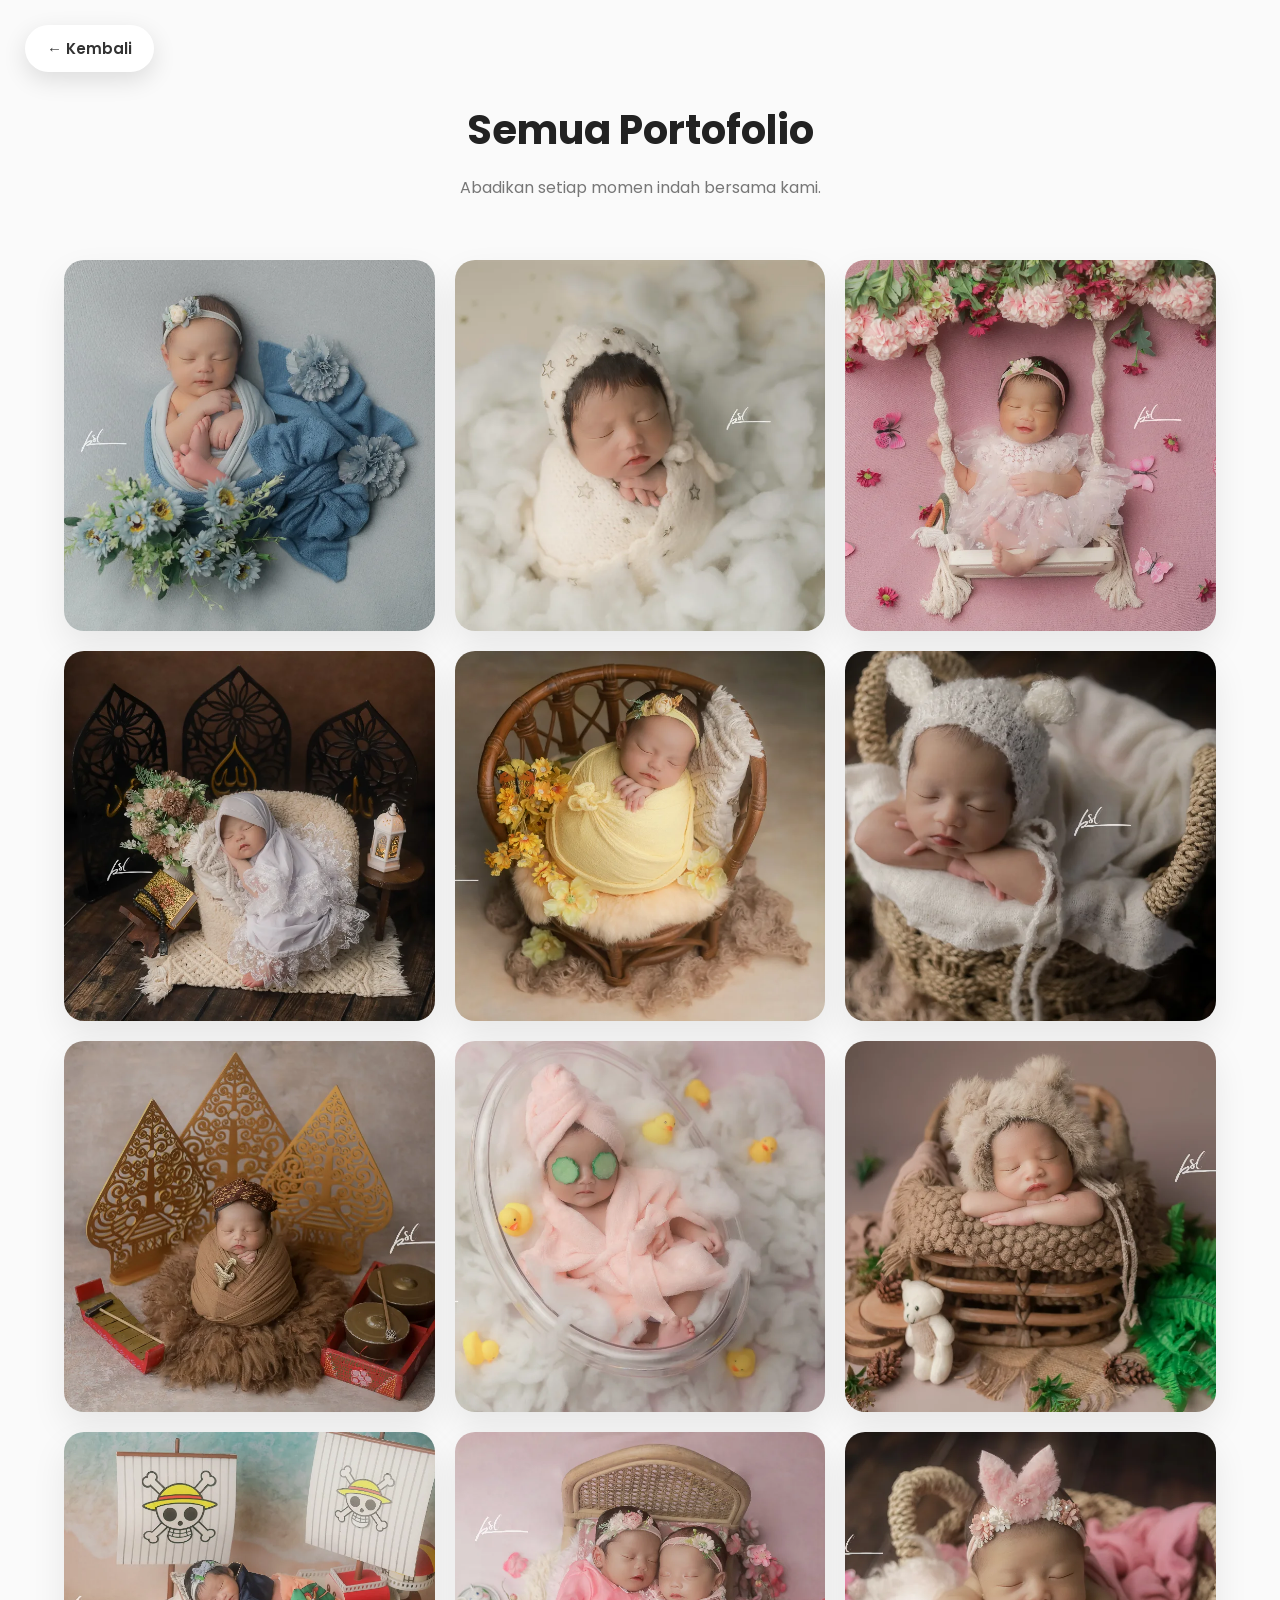
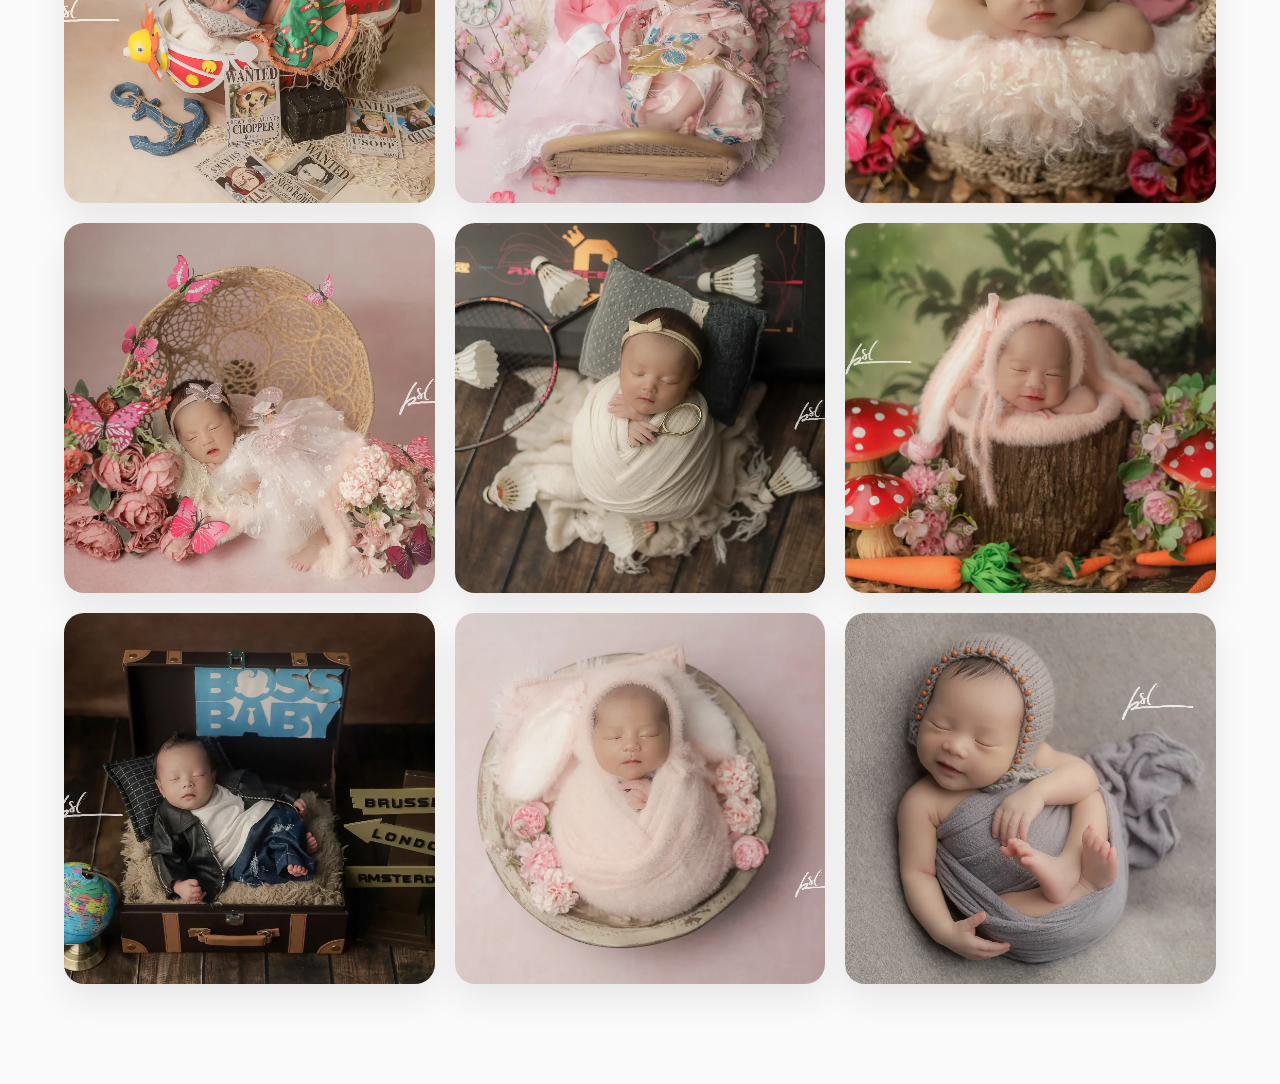
<file: portfolio.html>
<!doctype html>
<html lang="id">
  <head>
    <meta charset="UTF-8" />
    <meta name="viewport" content="width=device-width, initial-scale=1.0" />
    <title>Baby Storylens | Portofolio</title>

    <link
      href="https://fonts.googleapis.com/css2?family=Poppins:wght@300;400;500;600;700&display=swap"
      rel="stylesheet"
    />

    <link rel="stylesheet" href="css/portfolio.css" />
  </head>

  <body>

    <a href="index.html" class="back-btn"> 
        ← Kembali 
    </a>

    <section class="portfolio-gallery">
      <div class="container">
        <div class="section-title">
          <h2>Semua Portofolio</h2>
          <p>Abadikan setiap momen indah bersama kami.</p>
        </div>

        <div class="gallery-grid">
          <div class="gallery-item">
            <img
              src="images/GALERI1.webp"
              alt="Portofolio 1"
              onclick="openImage(this.src)"
            />
          </div>

          <div class="gallery-item">
            <img
              src="images/GALERI2.webp"
              alt="Portofolio 2"
              onclick="openImage(this.src)"
            />
          </div>

          <div class="gallery-item">
            <img
              src="images/GALERI3.webp"
              alt="Portofolio 3"
              onclick="openImage(this.src)"
            />
          </div>

          <div class="gallery-item">
            <img
              src="images/GALERI4.webp"
              alt="Portofolio 4"
              onclick="openImage(this.src)"
            />
          </div>

          <div class="gallery-item">
            <img
              src="images/GALERI5.webp"
              alt="Portofolio 5"
              onclick="openImage(this.src)"
            />
          </div>

          <div class="gallery-item">
            <img
              src="images/GALERI6.webp"
              alt="Portofolio 6"
              onclick="openImage(this.src)"
            />
          </div>

          <div class="gallery-item">
            <img
              src="images/GALERI7.webp"
              alt="Portofolio 7"
              onclick="openImage(this.src)"
            />
          </div>

          <div class="gallery-item">
            <img
              src="images/GALERI8.webp"
              alt="Portofolio 8"
              onclick="openImage(this.src)"
            />
          </div>

          <div class="gallery-item">
            <img
              src="images/GALERI9.webp"
              alt="Portofolio 9"
              onclick="openImage(this.src)"
            />
          </div>

          <div class="gallery-item">
            <img
              src="images/GALERI10.webp"
              alt="Portofolio 10"
              onclick="openImage(this.src)"
            />
          </div>

          <div class="gallery-item">
            <img
              src="images/GALERI11.webp"
              alt="Portofolio 11"
              onclick="openImage(this.src)"
            />
          </div>

          <div class="gallery-item">
            <img
              src="images/GALERI12.webp"
              alt="Portofolio 12"
              onclick="openImage(this.src)"
            />
          </div>

          <div class="gallery-item">
            <img
              src="images/GALERI13.webp"
              alt="Portofolio 13"
              onclick="openImage(this.src)"
            />
          </div>

          <div class="gallery-item">
            <img
              src="images/GALERI14.webp"
              alt="Portofolio 14"
              onclick="openImage(this.src)"
            />
          </div>

          <div class="gallery-item">
            <img
              src="images/GALERI15.webp"
              alt="Portofolio 15"
              onclick="openImage(this.src)"
            />
          </div>

          <div class="gallery-item">
            <img
              src="images/GALERI16.webp"
              alt="Portofolio 16"
              onclick="openImage(this.src)"
            />
          </div>

          <div class="gallery-item">
            <img
              src="images/GALERI17.webp"
              alt="Portofolio 17"
              onclick="openImage(this.src)"
            />
          </div>

          <div class="gallery-item">
            <img
              src="images/GALERI18.webp"
              alt="Portofolio 18"
              onclick="openImage(this.src)"
            />
          </div>
        </div>
      </div>
    </section>
    <div id="imageModal" class="image-modal">
      <span class="close" onclick="closeImage()">&times;</span>

      <img id="modalImg" class="modal-content" />
    </div>
    <script>
      function openImage(src) {
        document.getElementById("imageModal").style.display = "flex";
        document.getElementById("modalImg").src = src;
      }

      function closeImage() {
        document.getElementById("imageModal").style.display = "none";
      }

      document
        .getElementById("imageModal")
        .addEventListener("click", function (e) {
          if (e.target === this) {
            closeImage();
          }
        });
    </script>
  </body>
</html>
</file>
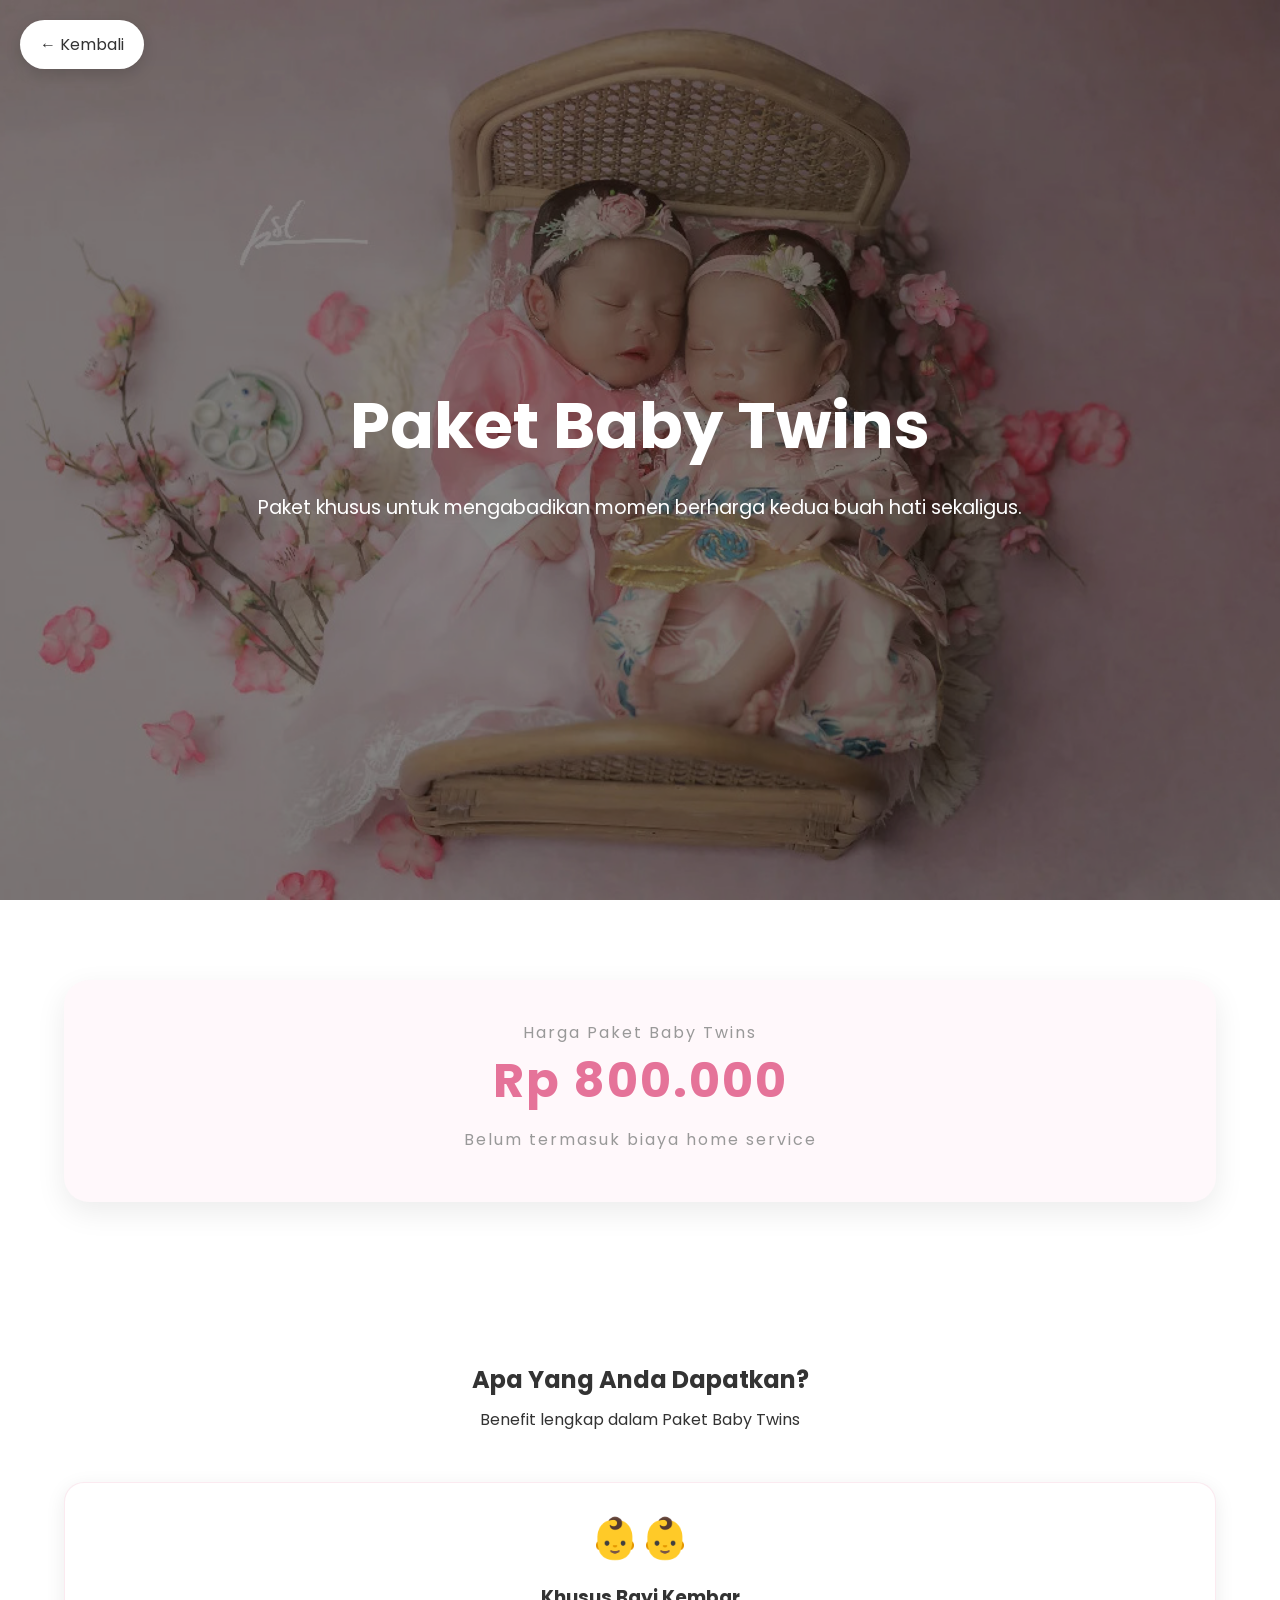
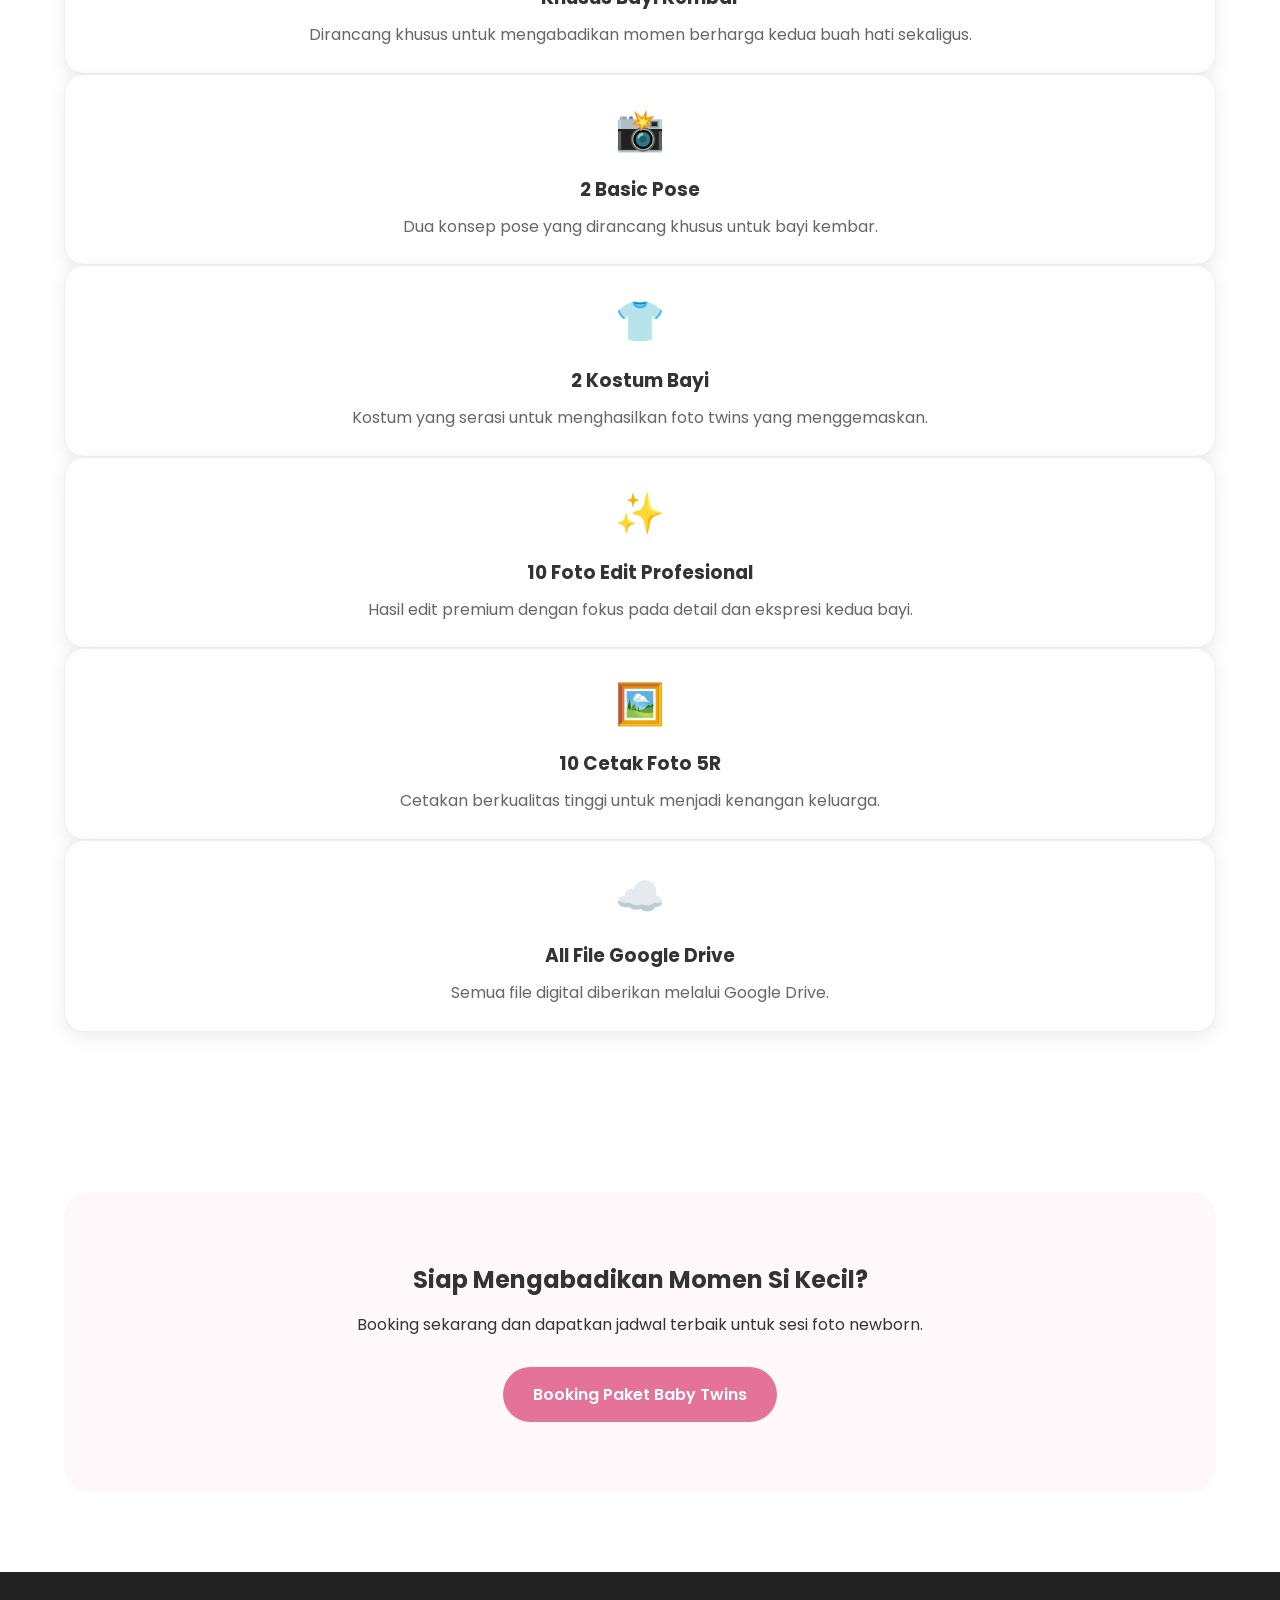
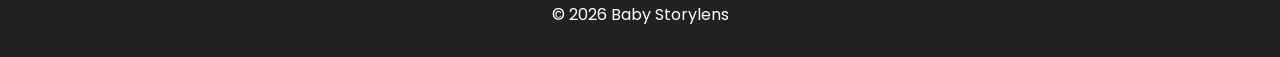
<file: paket/Baby_twins.html>
<!DOCTYPE html>
<html lang="id">

<head>
    <meta charset="UTF-8">
    <meta name="viewport" content="width=device-width, initial-scale=1.0">
    <title>Paket Baby Twins | Baby Storylens</title>

    <link href="https://fonts.googleapis.com/css2?family=Poppins:wght@300;400;500;600;700&display=swap"
        rel="stylesheet">
    <link rel="stylesheet" href="../css/paket.css">
</head>

<body>

    <a href="../index.html" class="back-btn">
        ← Kembali
    </a>

    <section class="package-hero">

        <img src="../images/baby-twin.jpg" alt="Paket Baby Twins">

        <div class="hero-overlay">
            <div>
                <h1>Paket Baby Twins</h1>
                <p>
                    Paket khusus untuk mengabadikan momen berharga kedua buah hati sekaligus.
                </p>
            </div>
        </div>

    </section>


    <section>

        <div class="container">

            <div class="price-box">

                    <span class="price-label">
                        Harga Paket Baby Twins

                <h2>Rp 800.000</h2>
                <p>
                    Belum termasuk biaya home service
                </p>
            </div>

        </div>

    </section>


    <section>

        <div class="container">

            <div class="section-title">
                <h2>Apa Yang Anda Dapatkan?</h2>
                <p>Benefit lengkap dalam Paket Baby Twins</p>
            </div>
            <div class="benefit-card">
                <span>👶👶</span>
                <h3>Khusus Bayi Kembar</h3>
                <p>
                    Dirancang khusus untuk mengabadikan momen berharga kedua buah hati sekaligus.
                </p>
            </div>

            <div class="benefit-card">
                <span>📸</span>
                <h3>2 Basic Pose</h3>
                <p>
                    Dua konsep pose yang dirancang khusus untuk bayi kembar.
                </p>
            </div>

            <div class="benefit-card">
                <span>👕</span>
                <h3>2 Kostum Bayi</h3>
                <p>
                    Kostum yang serasi untuk menghasilkan foto twins yang menggemaskan.
                </p>
            </div>

            <div class="benefit-card">
                <span>✨</span>
                <h3>10 Foto Edit Profesional</h3>
                <p>
                    Hasil edit premium dengan fokus pada detail dan ekspresi kedua bayi.
                </p>
            </div>

            <div class="benefit-card">
                <span>🖼️</span>
                <h3>10 Cetak Foto 5R</h3>
                <p>
                    Cetakan berkualitas tinggi untuk menjadi kenangan keluarga.
                </p>
            </div>

            <div class="benefit-card">
                <span>☁️</span>
                <h3>All File Google Drive</h3>
                <p>
                    Semua file digital diberikan melalui Google Drive.
                </p>
            </div>
    </section>


    <section>

        <div class="container">

            <div class="cta">

                <h2>Siap Mengabadikan Momen Si Kecil?</h2>

                <p>
                    Booking sekarang dan dapatkan jadwal terbaik untuk sesi foto newborn.
                </p>

                <a href="#" class="btn btn-primary" id="openBooking">
                    Booking Paket Baby Twins
                </a>
            </div>

        </div>

    </section>


    <div class="booking-modal" id="bookingModal">

        <div class="booking-content">

            <span class="close-modal">&times;</span>

            <h2>Form Booking Paket Baby Twins</h2>

            <form id="bookingForm">

                <input type="text" id="nama" placeholder="Nama Mommy" required>

                <textarea id="alamat" placeholder="Alamat Lengkap" required></textarea>

                <label>Hari Perkiraan Lahir (Opsional)</label>
                <input type="date" id="hpl" required>

                <label>Tanggal Lahir Baby (Opsional)</label>
                <input type="date" id="tglLahir">

                <input type="text" id="bbLahir" placeholder="BB Lahir Baby (Opsional, contoh: 3.2 Kg)">

                <select id="gender" required>
                    <option value="">Pilih Jenis Kelamin</option>
                    <option>Laki-laki</option>
                    <option>Perempuan</option>
                </select>

                <button type="submit" class="btn btn-primary">
                    Kirim Booking
                </button>

            </form>

        </div>

    </div>

    <footer>
        © 2026 Baby Storylens
    </footer>

    <script>

        const modal = document.getElementById("bookingModal");
        const openBtn = document.getElementById("openBooking");
        const closeBtn = document.querySelector(".close-modal");

        openBtn.addEventListener("click", function (e) {
            e.preventDefault();
            modal.classList.add("show");
        });

        closeBtn.addEventListener("click", function () {
            modal.classList.remove("show");
        });

        window.addEventListener("click", function (e) {
            if (e.target === modal) {
                modal.classList.remove("show");
            }
        });

        document.getElementById("bookingForm")
            .addEventListener("submit", function (e) {

                e.preventDefault();

                const nama = document.getElementById("nama").value;
                const alamat = document.getElementById("alamat").value;
                const hpl = document.getElementById("hpl").value || "-";
                const tglLahir = document.getElementById("tglLahir").value || "-";
                const bbLahir = document.getElementById("bbLahir").value || "-";
                const gender = document.getElementById("gender").value;

                const nomorWA = "6289525965433";

                const pesan =
                    `Halo Baby Storylens,;

Saya ingin booking Paket Baby Twins.

DATA MOMMY

Nama : ${nama}
Alamat : ${alamat}

DATA BABY

HPL : ${hpl}
Tanggal Lahir Baby : ${tglLahir}
BB Lahir Baby : ${bbLahir}
Jenis Kelamin : ${gender}`;

                const url =
                    `https://wa.me/${nomorWA}?text=${encodeURIComponent(pesan)}`;

                window.open(url, "_blank");

            });

    </script>



</body>

</html>
</file>
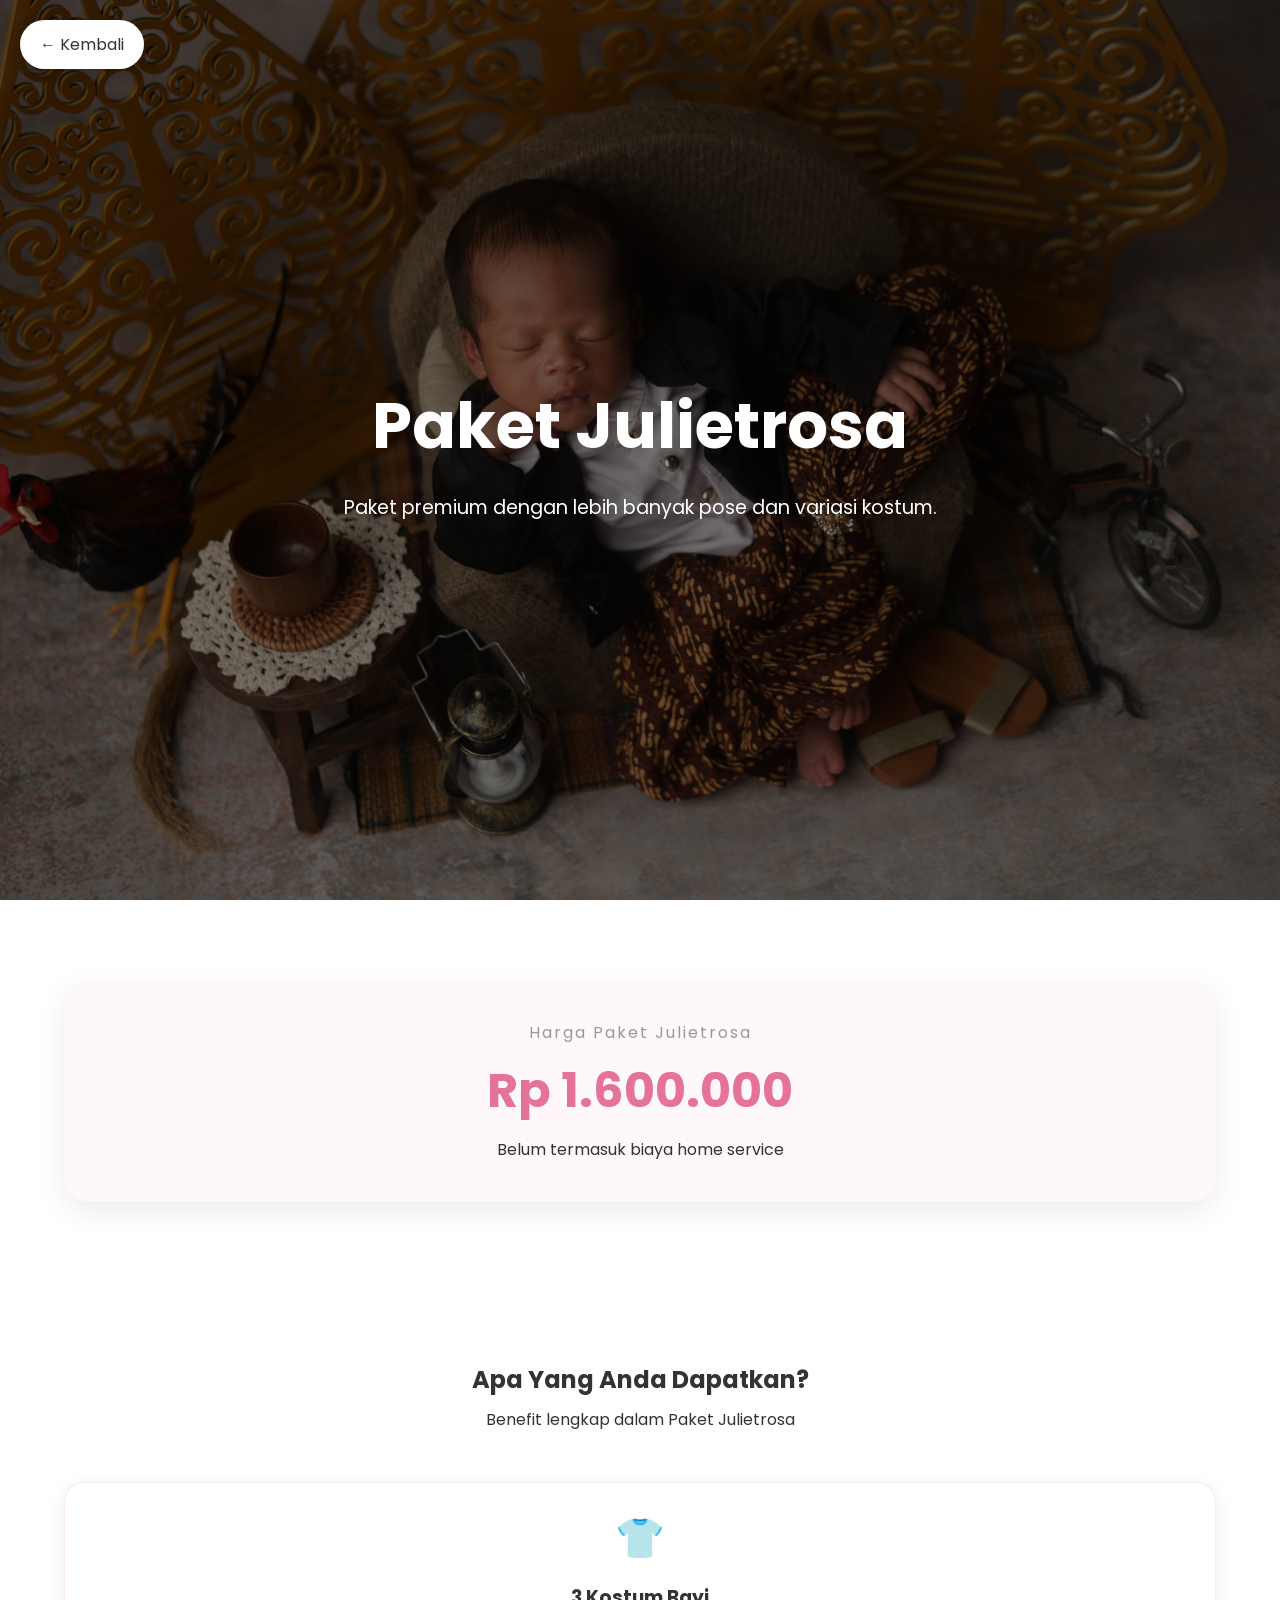
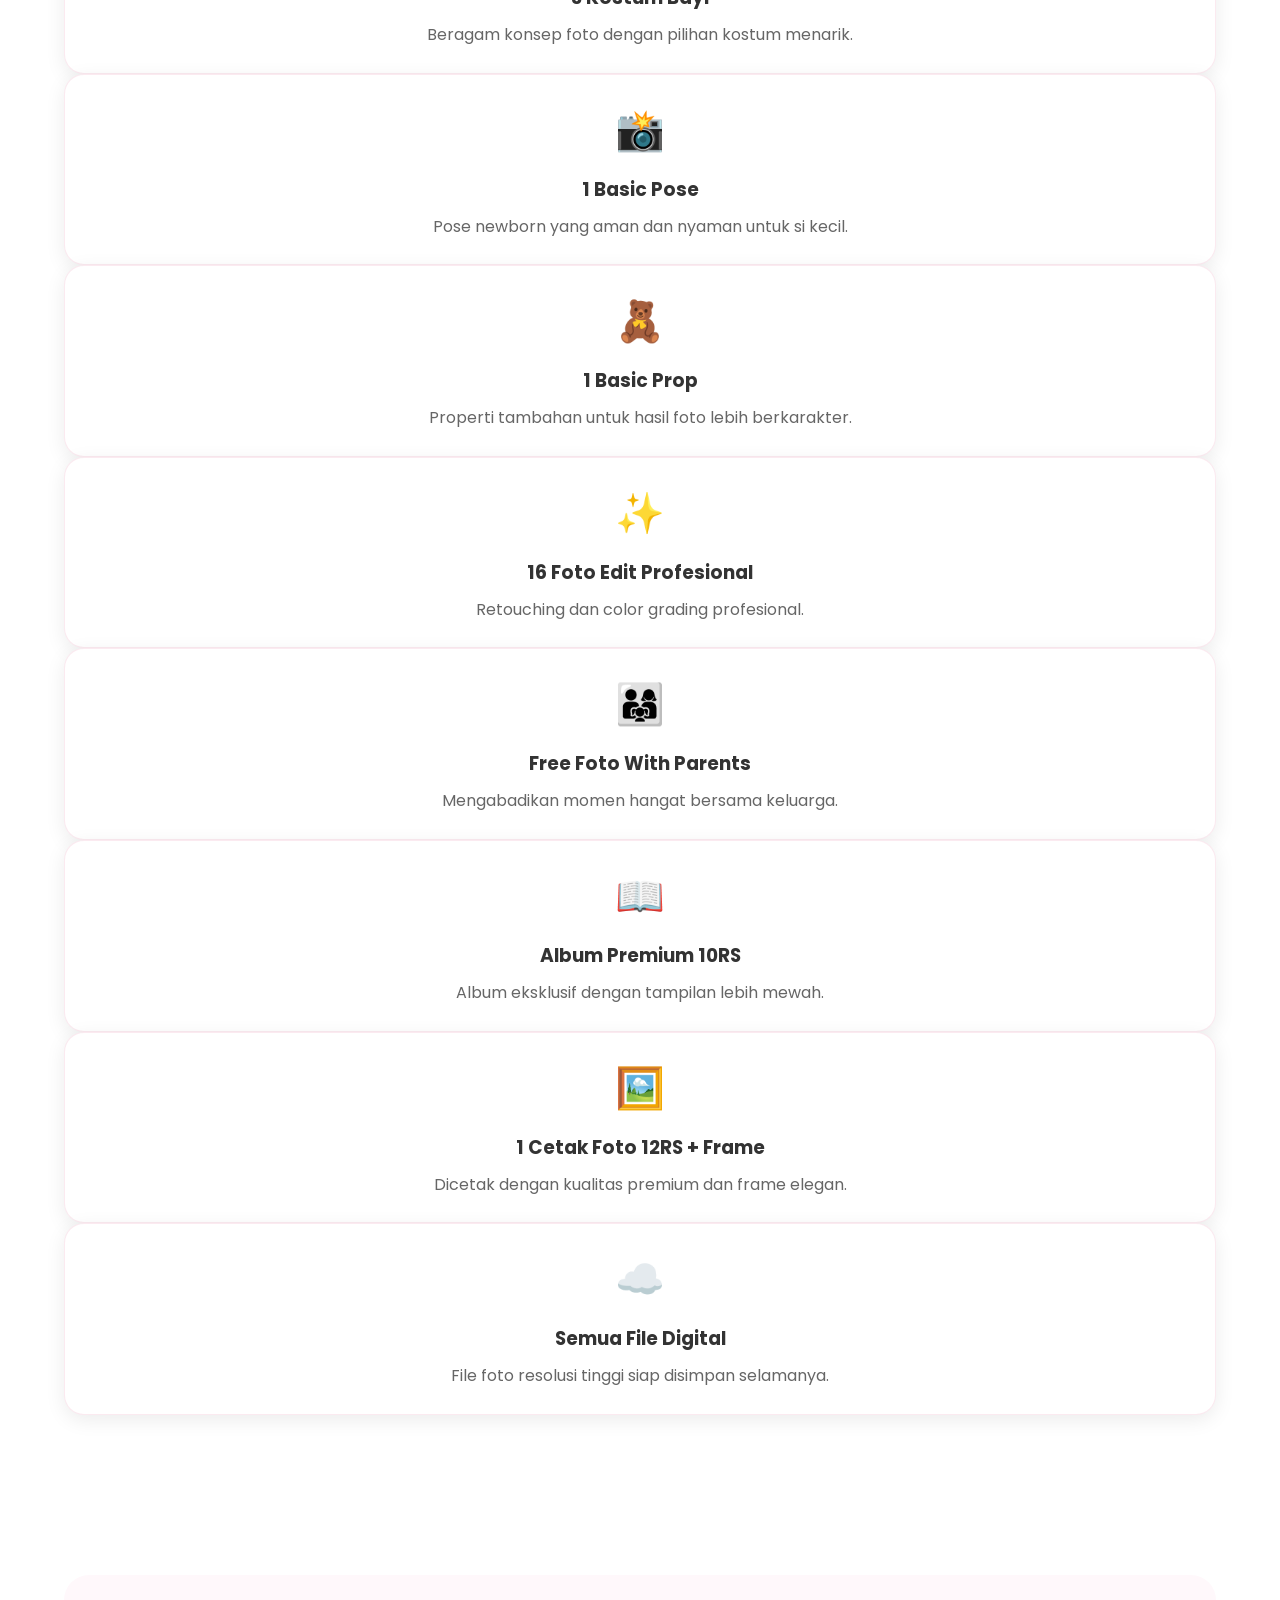
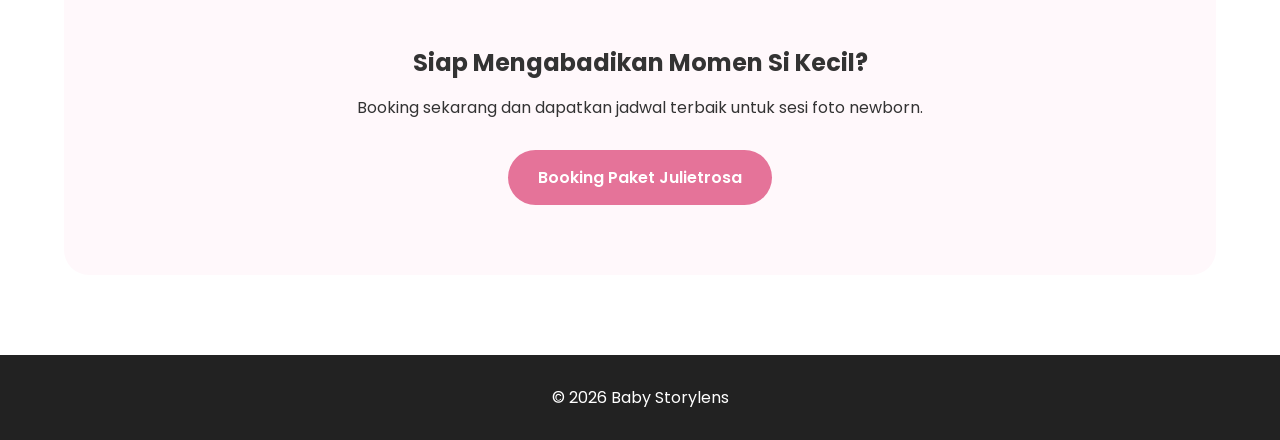
<file: paket/Julietrosa.html>
<!DOCTYPE html>
<html lang="id">

<head>
    <meta charset="UTF-8">
    <meta name="viewport" content="width=device-width, initial-scale=1.0">
    <title>Paket Julietrosa | Baby Storylens</title>

    <link href="https://fonts.googleapis.com/css2?family=Poppins:wght@300;400;500;600;700&display=swap"
        rel="stylesheet">
    <link rel="stylesheet" href="../css/paket.css">
</head>

<body>

     <a href="../index.html" class="back-btn">
        ← Kembali
    </a>

    <section class="package-hero">

         <img src="../images/julietrose.webp " alt="Paket Julietrosa">

        <div class="hero-overlay">
            <div>
                <h1>Paket Julietrosa</h1>
                <p>
                    Paket premium dengan lebih banyak pose dan variasi kostum.
                </p>
            </div>
        </div>

    </section>


    <section>

        <div class="container">

            <div class="price-box">

                 <span class="price-label">
                    Harga Paket Julietrosa
                </span>

                <h2>Rp 1.600.000</h2>
                <p>
                    Belum termasuk biaya home service
                </p>

            </div>

        </div>

    </section>


    <section>

        <div class="container">

            <div class="section-title">
                <h2>Apa Yang Anda Dapatkan?</h2>
                <p>Benefit lengkap dalam Paket Julietrosa</p>
            </div>

            <div class="benefit-card">
                <span>👕</span>
                <h3>3 Kostum Bayi</h3>
                <p>Beragam konsep foto dengan pilihan kostum menarik.</p>
            </div>

            <div class="benefit-card">
                <span>📸</span>
                <h3>1 Basic Pose</h3>
                <p>Pose newborn yang aman dan nyaman untuk si kecil.</p>
            </div>

            <div class="benefit-card">
                <span>🧸</span>
                <h3>1 Basic Prop</h3>
                <p>Properti tambahan untuk hasil foto lebih berkarakter.</p>
            </div>

            <div class="benefit-card">
                <span>✨</span>
                <h3>16 Foto Edit Profesional</h3>
                <p>Retouching dan color grading profesional.</p>
            </div>

            <div class="benefit-card">
                <span>👨‍👩‍👧</span>
                <h3>Free Foto With Parents</h3>
                <p>Mengabadikan momen hangat bersama keluarga.</p>
            </div>

            <div class="benefit-card">
                <span>📖</span>
                <h3>Album Premium 10RS</h3>
                <p>Album eksklusif dengan tampilan lebih mewah.</p>
            </div>

            <div class="benefit-card">
                <span>🖼️</span>
                <h3>1 Cetak Foto 12RS + Frame</h3>
                <p>Dicetak dengan kualitas premium dan frame elegan.</p>
            </div>

            <div class="benefit-card">
                <span>☁️</span>
                <h3>Semua File Digital</h3>
                <p>File foto resolusi tinggi siap disimpan selamanya.</p>
            </div>
        </div>

    </section>


    <section>

        <div class="container">

            <div class="cta">

                <h2>Siap Mengabadikan Momen Si Kecil?</h2>

                <p>
                    Booking sekarang dan dapatkan jadwal terbaik untuk sesi foto newborn.
                </p>

                <a href="#" class="btn btn-primary" id="openBooking">
                    Booking Paket Julietrosa
                </a>
            </div>

        </div>

    </section>


    <div class="booking-modal" id="bookingModal">

        <div class="booking-content">

            <span class="close-modal">&times;</span>

            <h2>Form Booking Paket Julietrosa</h2>

            <form id="bookingForm">

                <input type="text" id="nama" placeholder="Nama Mommy" required>

                <textarea id="alamat" placeholder="Alamat Lengkap" required></textarea>

                <label>Hari Perkiraan Lahir (Opsional)</label>
                <input type="date" id="hpl" required>

                <label>Tanggal Lahir Baby (Opsional)</label>
                <input type="date" id="tglLahir">

                <input type="text" id="bbLahir" placeholder="BB Lahir Baby (Opsional, contoh: 3.2 Kg)">

                <select id="gender" required>
                    <option value="">Pilih Jenis Kelamin</option>
                    <option>Laki-laki</option>
                    <option>Perempuan</option>
                </select>

                <button type="submit" class="btn btn-primary">
                    Kirim Booking
                </button>

            </form>

        </div>

    </div>

    <footer>
        © 2026 Baby Storylens
    </footer>

    <script>

        const modal = document.getElementById("bookingModal");
        const openBtn = document.getElementById("openBooking");
        const closeBtn = document.querySelector(".close-modal");

        openBtn.addEventListener("click", function (e) {
            e.preventDefault();
            modal.classList.add("show");
        });

        closeBtn.addEventListener("click", function () {
            modal.classList.remove("show");
        });

        window.addEventListener("click", function (e) {
            if (e.target === modal) {
                modal.classList.remove("show");
            }
        });

        document.getElementById("bookingForm")
            .addEventListener("submit", function (e) {

                e.preventDefault();

                const nama = document.getElementById("nama").value;
                const alamat = document.getElementById("alamat").value;
                const hpl = document.getElementById("hpl").value || "-";
                const tglLahir = document.getElementById("tglLahir").value || "-";
                const bbLahir = document.getElementById("bbLahir").value || "-";
                const gender = document.getElementById("gender").value;

                const nomorWA = "6289525965433";

                const pesan =
                    `Halo Baby Storylens,

Saya ingin booking Paket Julietrosa.

DATA MOMMY

Nama : ${nama}
Alamat : ${alamat}

DATA BABY

HPL : ${hpl}
Tanggal Lahir Baby : ${tglLahir}
BB Lahir Baby : ${bbLahir}
Jenis Kelamin : ${gender}`;

                const url =
                    `https://wa.me/${nomorWA}?text=${encodeURIComponent(pesan)}`;

                window.open(url, "_blank");

            });

    </script>



</body>

</html>
</file>
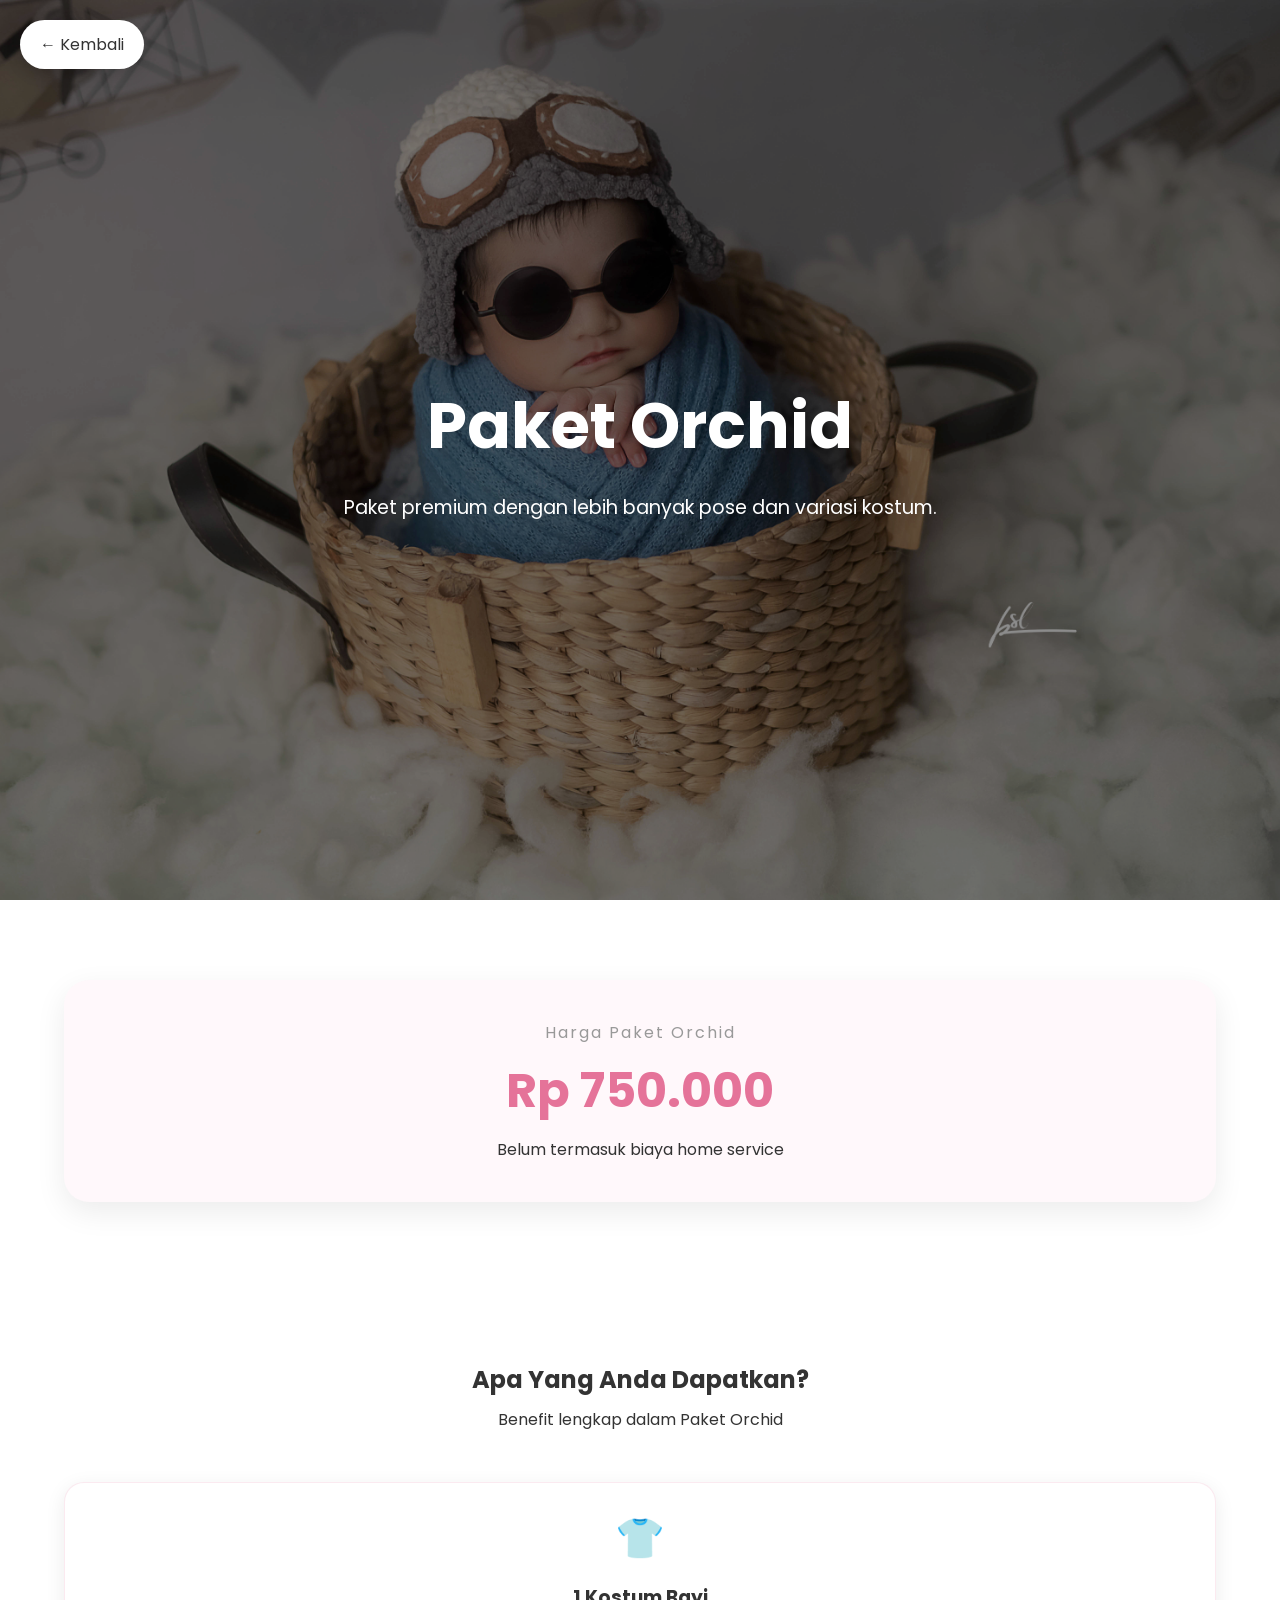
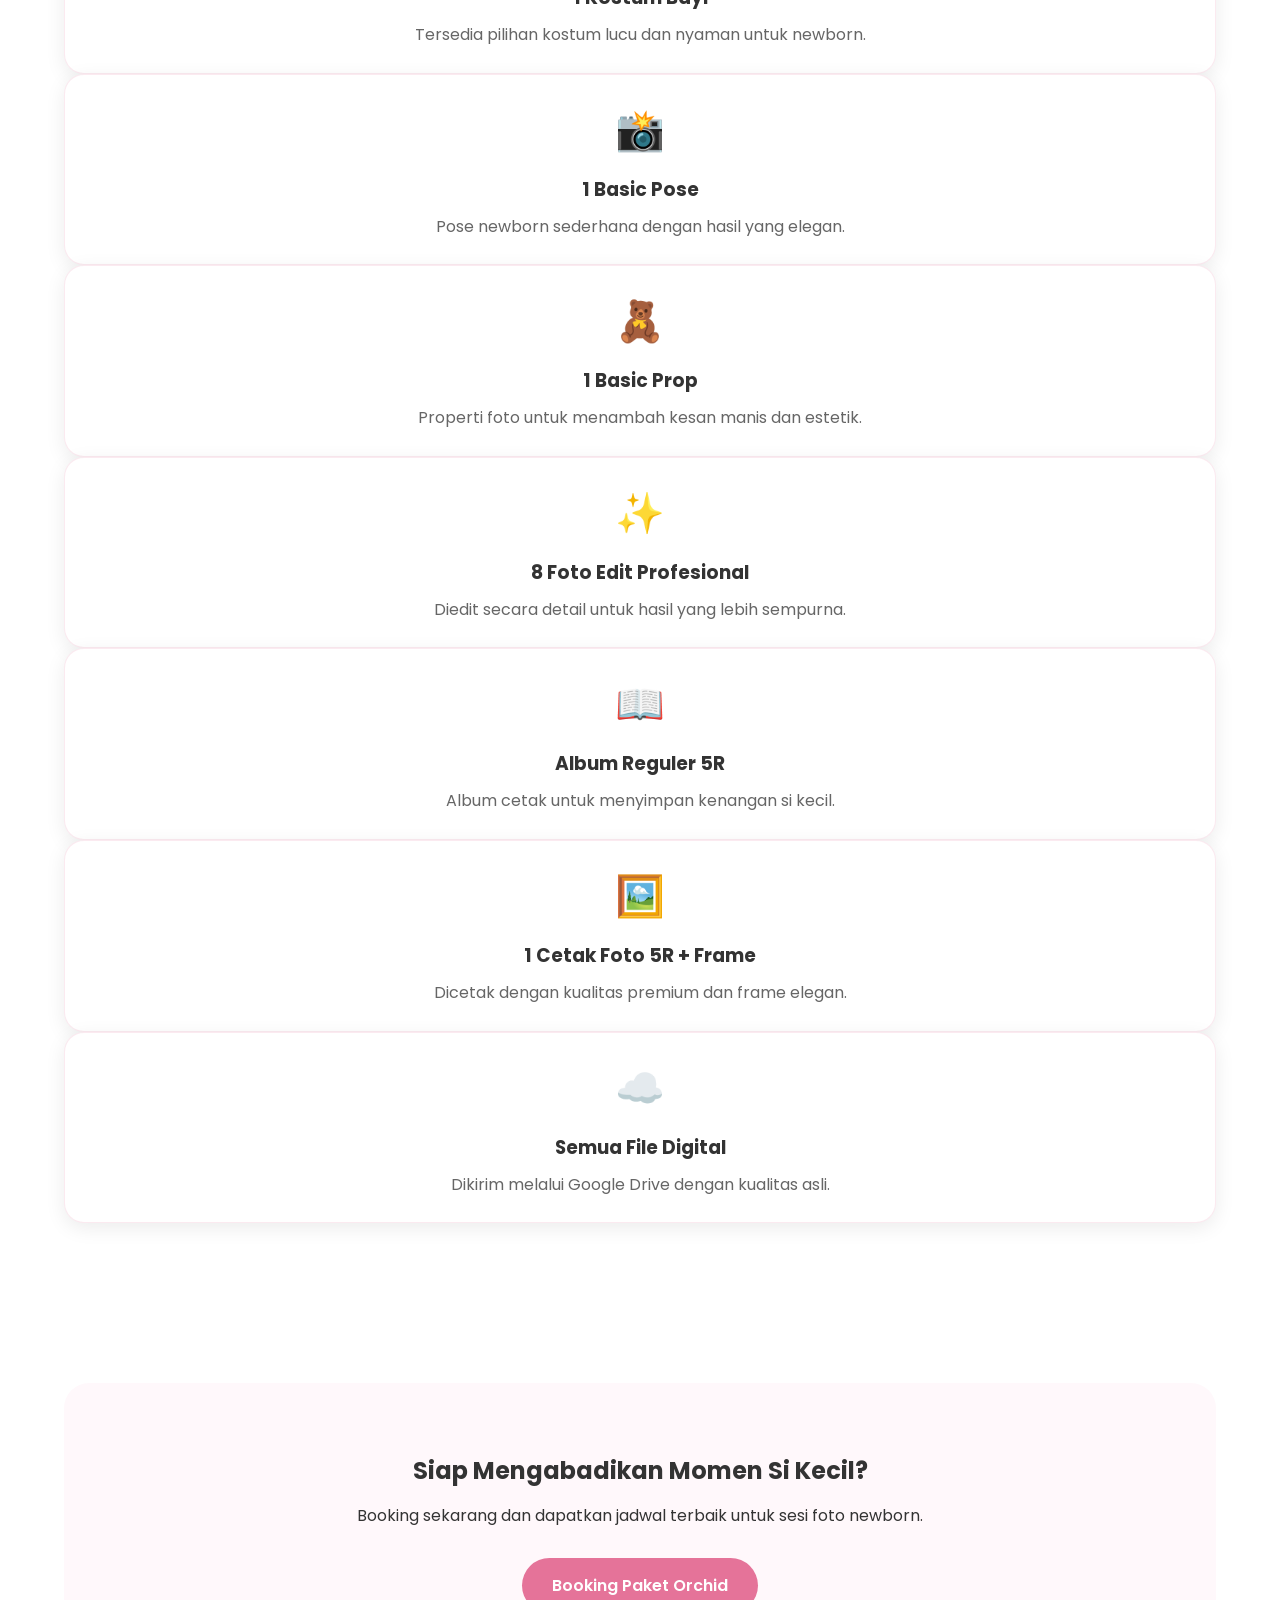
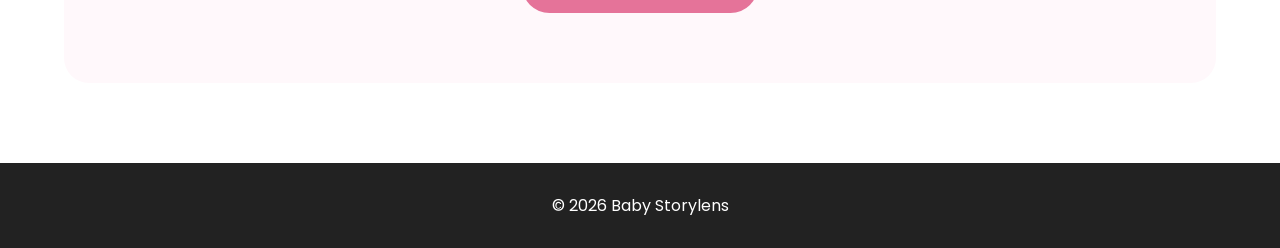
<file: paket/Orchid.html>
<!DOCTYPE html>
<html lang="id">

<head>
    <meta charset="UTF-8">
    <meta name="viewport" content="width=device-width, initial-scale=1.0">
    <title>Paket Orchid | Baby Storylens</title>

    <link href="https://fonts.googleapis.com/css2?family=Poppins:wght@300;400;500;600;700&display=swap"
        rel="stylesheet">
    <link rel="stylesheet" href="../css/paket.css">
</head>

<body>

    <a href="../index.html" class="back-btn">
        ← Kembali
    </a>

    <section class="package-hero">

          <img src="../images/leon1.jpg" alt="Paket Orchid">

        <div class="hero-overlay">
            <div>
                <h1>Paket Orchid</h1>
                <p>
                    Paket premium dengan lebih banyak pose dan variasi kostum.
                </p>
            </div>
        </div>

    </section>


    <section>

        <div class="container">

            <div class="price-box">

                <span class="price-label">
                    Harga Paket Orchid
                </span>
                
                <h2>Rp 750.000</h2>
                <p>
                    Belum termasuk biaya home service
                </p>
            </div>

        </div>

    </section>


    <section>

        <div class="container">

            <div class="section-title">
                <h2>Apa Yang Anda Dapatkan?</h2>
                <p>Benefit lengkap dalam Paket Orchid</p>
            </div>

            <div class="benefit-card">
                <span>👕</span>
                <h3>1 Kostum Bayi</h3>
                <p>Tersedia pilihan kostum lucu dan nyaman untuk newborn.</p>
            </div>

            <div class="benefit-card">
                <span>📸</span>
                <h3>1 Basic Pose</h3>
                <p>Pose newborn sederhana dengan hasil yang elegan.</p>
            </div>

            <div class="benefit-card">
                <span>🧸</span>
                <h3>1 Basic Prop</h3>
                <p>Properti foto untuk menambah kesan manis dan estetik.</p>
            </div>

            <div class="benefit-card">
                <span>✨</span>
                <h3>8 Foto Edit Profesional</h3>
                <p>Diedit secara detail untuk hasil yang lebih sempurna.</p>
            </div>

            <div class="benefit-card">
                <span>📖</span>
                <h3>Album Reguler 5R</h3>
                <p>Album cetak untuk menyimpan kenangan si kecil.</p>
            </div>

            <div class="benefit-card">
                <span>🖼️</span>
                <h3>1 Cetak Foto 5R + Frame</h3>
                <p>Dicetak dengan kualitas premium dan frame elegan.</p>
            </div>

            <div class="benefit-card">
                <span>☁️</span>
                <h3>Semua File Digital</h3>
                <p>Dikirim melalui Google Drive dengan kualitas asli.</p>
            </div>

    </section>


    <section>

        <div class="container">

            <div class="cta">

                <h2>Siap Mengabadikan Momen Si Kecil?</h2>

                <p>
                    Booking sekarang dan dapatkan jadwal terbaik untuk sesi foto newborn.
                </p>

                <a href="#" class="btn btn-primary" id="openBooking">
                    Booking Paket Orchid
                </a>
            </div>

        </div>

    </section>


    <div class="booking-modal" id="bookingModal">

        <div class="booking-content">

            <span class="close-modal">&times;</span>

            <h2>Form Booking Paket Orchid</h2>

            <form id="bookingForm">

                <input type="text" id="nama" placeholder="Nama Mommy" required>

                <textarea id="alamat" placeholder="Alamat Lengkap" required></textarea>

                <label>Hari Perkiraan Lahir (Opsional)</label>
                <input type="date" id="hpl" required>

                <label>Tanggal Lahir Baby (Opsional)</label>
                <input type="date" id="tglLahir">

                <input type="text" id="bbLahir" placeholder="BB Lahir Baby (Opsional, contoh: 3.2 Kg)">

                <select id="gender" required>
                    <option value="">Pilih Jenis Kelamin</option>
                    <option>Laki-laki</option>
                    <option>Perempuan</option>
                </select>

                <button type="submit" class="btn btn-primary">
                    Kirim Booking
                </button>

            </form>

        </div>

    </div>

    <footer>
        © 2026 Baby Storylens
    </footer>

    <script>

        const modal = document.getElementById("bookingModal");
        const openBtn = document.getElementById("openBooking");
        const closeBtn = document.querySelector(".close-modal");

        openBtn.addEventListener("click", function (e) {
            e.preventDefault();
            modal.classList.add("show");
        });

        closeBtn.addEventListener("click", function () {
            modal.classList.remove("show");
        });

        window.addEventListener("click", function (e) {
            if (e.target === modal) {
                modal.classList.remove("show");
            }
        });

        document.getElementById("bookingForm")
            .addEventListener("submit", function (e) {

                e.preventDefault();

                const nama = document.getElementById("nama").value;
                const alamat = document.getElementById("alamat").value;
                const hpl = document.getElementById("hpl").value || "-";
                const tglLahir = document.getElementById("tglLahir").value || "-";
                const bbLahir = document.getElementById("bbLahir").value || "-";
                const gender = document.getElementById("gender").value;

                const nomorWA = "6289525965433";

                const pesan =
                    `Halo Baby Storylens,

Saya ingin booking Paket Orchid.

DATA MOMMY

Nama : ${nama}
Alamat : ${alamat}

DATA BABY

HPL : ${hpl}
Tanggal Lahir Baby : ${tglLahir}
BB Lahir Baby : ${bbLahir}
Jenis Kelamin : ${gender}`;

                const url =
                    `https://wa.me/${nomorWA}?text=${encodeURIComponent(pesan)}`;

                window.open(url, "_blank");

            });

    </script>



</body>

</html>
</file>
<file: css/portfolio.css>
* {
  margin: 0;
  padding: 0;
  box-sizing: border-box;
}

body {
  font-family: "Poppins", sans-serif;
  background: #fafafa;
  color: #333;
}

.container {
  width: 90%;
  max-width: 1200px;
  margin: auto;
}

.section-title {
  text-align: center;
  margin-bottom: 60px;
}

.section-title h2 {
  font-size: 2.5rem;
  color: #222;
  margin-bottom: 15px;
}

.section-title p {
  color: #777;
  font-size: 1rem;
}

.portfolio-gallery {
  padding: 100px 0;
}

.gallery-grid {
  display: grid;
  grid-template-columns: repeat(3, 1fr);
  gap: 20px;
}

.gallery-item {
  border-radius: 20px;
  overflow: hidden;
  background: #fff;

  box-shadow: 0 15px 35px rgba(0, 0, 0, 0.08);

  transition: 0.35s;
}

.gallery-item:hover {
  transform: scale(1.08);

  box-shadow: 0 20px 45px rgba(0, 0, 0, 0.15);
}

.gallery-item img {
  width: 100%;
  display: block;
  aspect-ratio: 1/1;
  object-fit: cover;
  transition: 0.5s;
}

/* ==========================
   BACK BUTTON
========================== */

.back-btn {
  position: fixed;
  top: 25px;
  left: 25px;

  display: inline-flex;
  align-items: center;
  gap: 8px;

  padding: 12px 22px;

  background: #ffffff;
  color: #333;
  text-decoration: none;
  font-weight: 600;
  font-size: 15px;

  border-radius: 50px;

  box-shadow: 0 8px 25px rgba(0, 0, 0, 0.12);

  transition: all 0.3s ease;
  z-index: 999;
}

.back-btn:hover {
  background: #e57399;
  color: #fff;
  transform: translateY(-3px);
  box-shadow: 0 15px 30px rgba(0, 0, 0, 0.18);
}

.back-btn:active {
  transform: scale(0.97);
}

/* ==========================
   IMAGE MODAL
========================== */

.image-modal {
  display: none;
  position: fixed;
  inset: 0;
  background: rgba(0, 0, 0, 0.92);
  z-index: 9999;

  justify-content: center;
  align-items: center;

  padding: 30px;
}

.modal-content {
  max-width: 90%;
  max-height: 90vh;

  border-radius: 12px;

  animation: zoom 0.3s ease;
}

.close {
  position: absolute;
  top: 25px;
  right: 35px;

  color: #fff;

  font-size: 45px;

  cursor: pointer;

  transition: 0.3s;
}

.close:hover {
  color: #e57399;
}

@keyframes zoom {
  from {
    transform: scale(0.8);
    opacity: 0;
  }

  to {
    transform: scale(1);
    opacity: 1;
  }
}

@media (max-width: 768px) {
  .back-btn {
    top: 15px;
    left: 15px;

    padding: 10px 16px;

    font-size: 14px;
  }

  .portfolio-gallery {
    padding: 70px 0;
  }

  .gallery-grid {
    grid-template-columns: repeat(3, 1fr);
    gap: 8px;
  }

  .gallery-item {
    border-radius: 8px;
  }

  .gallery-item img {
    width: 100%;
    aspect-ratio: 1 / 1;
    object-fit: cover;
  }

  .section-title h2 {
    font-size: 2rem;
  }

  .section-title p {
    font-size: 0.95rem;
  }
}

@media (max-width: 400px) {
  .gallery-grid {
    gap: 10px;
  }

  .gallery-item {
    border-radius: 10px;
  }
}
</file>
<file: css/paket.css>
* {
    margin: 0;
    padding: 0;
    box-sizing: border-box;
    font-family: 'Poppins', sans-serif;
}

body {
    background: #fff;
    color: #333;
}

.container {
    width: 90%;
    max-width: 1200px;
    margin: auto;
}

section {
    padding: 80px 0;
}

.btn {
    display: inline-block;
    padding: 15px 30px;
    border-radius: 50px;
    text-decoration: none;
    font-weight: 600;
    transition: .3s;
}

.btn-primary {
    background: #e57399;
    color: white;
}

.btn-primary:hover {
    background: #d85a85;
    transform: translateY(-3px);
}


.package-hero {
    min-height: 100vh;
    position: relative;
    overflow: hidden;
    display: flex;
    align-items: center;
    justify-content: center;
}

.package-hero img {
    position: absolute;
    inset: 0;
    width: 100%;
    height: 100%;
    object-fit: cover;
}

.hero-overlay {
    position: absolute;
    inset: 0;
    z-index: 2;
    background: rgba(0, 0, 0, .45);
    display: flex;
    justify-content: center;
    align-items: center;
    text-align: center;
    color: white;
}

.hero-overlay h1 {
    font-size: 4rem;
    margin-bottom: 20px;
}

.hero-overlay p {
    font-size: 1.2rem;
}

.price-box {
    background: #fff8fb;
    padding: 40px;
    border-radius: 25px;
    text-align: center;
    box-shadow: 0 10px 30px rgba(0, 0, 0, .08);
}

.price-box h2 {
    color: #e57399;
    font-size: 3rem;
}

.price-box p {
    margin-top: 10px;
}

.price-label {
    display: block;
    color: #999;
    letter-spacing: 2px;
    margin-bottom: 10px;
}

.section-title {
    text-align: center;
    margin-bottom: 50px;
}

.benefit-grid {
    display: grid;
    grid-template-columns: repeat(auto-fit, minmax(250px, 1fr));
    gap: 25px;
}

.section-title h2 {
    margin-bottom: 10px;
}

.benefit-card {
    background: #fff;
    border-radius: 20px;
    padding: 25px;
    text-align: center;
    transition: all .3s ease;
    box-shadow: 0 5px 20px rgba(0, 0, 0, .08);
    border: 1px solid rgba(229, 115, 153, .15);
}

.benefit-card:hover {
    transform: translateY(-8px);
    box-shadow: 0 15px 35px rgba(0, 0, 0, .15);
    border-color: #e57399;
}

.benefit-card span {
    font-size: 40px;
    display: block;
    margin-bottom: 15px;
}

.benefit-card h3 {
    margin-bottom: 10px;
    color: #333;
}

.benefit-card p {
    color: #666;
    line-height: 1.6;
}

.gallery {
    display: grid;
    grid-template-columns: repeat(auto-fit, minmax(280px, 1fr));
    gap: 20px;
}

.gallery img {
    width: 100%;
    height: 320px;
    object-fit: cover;
    border-radius: 20px;
    transition: .3s;
    cursor: pointer;
}

.gallery img:hover {
    transform: scale(1.05);
    box-shadow: 0 15px 35px rgba(0, 0, 0, .15);
}


.testimonials {
    display: grid;
    grid-template-columns: repeat(auto-fit, minmax(300px, 1fr));
    gap: 25px;
}

.testi {
    background: white;
    padding: 30px;
    border-radius: 20px;
    box-shadow: 0 10px 25px rgba(0, 0, 0, .08);
}


.faq-item {
    background: #fff8fb;
    padding: 25px;
    margin-bottom: 15px;
    border-radius: 15px;
}

.faq-item h4 {
    margin-bottom: 10px;
    color: #e57399;
}



.cta {
    text-align: center;
    background: #fff8fb;
    padding: 70px 20px;
    border-radius: 25px;
}

.cta h2 {
    margin-bottom: 15px;
}

.cta p {
    margin-bottom: 30px;
}

footer {
    background: #222;
    color: white;
    text-align: center;
    padding: 30px;
}

@media(max-width:768px) {

    .hero-overlay h1 {
        font-size: 2.5rem;
    }

    .price-box h2 {
        font-size: 2.2rem;
    }

}

.booking-modal {
    position: fixed;
    inset: 0;
    background: rgba(0, 0, 0, .6);
    display: none;
    justify-content: center;
    align-items: center;
    z-index: 9999;
    padding: 20px;
}

.booking-modal.show {
    display: flex;
}

.booking-content {
    background: white;
    width: 100%;
    max-width: 600px;
    padding: 35px;
    border-radius: 20px;
    position: relative;
    max-height: 90vh;
    overflow-y: auto;
}

.close-modal {
    position: absolute;
    right: 20px;
    top: 15px;
    font-size: 30px;
    cursor: pointer;
}

.booking-content h2 {
    margin-bottom: 25px;
    text-align: center;
}

#bookingForm input,
#bookingForm textarea,
#bookingForm select {
    width: 100%;
    padding: 14px;
    margin-bottom: 15px;
    border: 1px solid #ddd;
    border-radius: 12px;
    font-size: 15px;
}

#bookingForm textarea {
    min-height: 100px;
    resize: vertical;
}

#bookingForm label {
    display: block;
    margin-bottom: 5px;
    font-size: 14px;
    color: #666;
}

/* Tombol Kembali */
.back-btn {
    position: fixed;
    top: 20px;
    left: 20px;
    z-index: 9999;

    background: white;
    color: #333;

    text-decoration: none;

    padding: 12px 20px;

    border-radius: 50px;

    box-shadow: 0 5px 15px rgba(0, 0, 0, .15);

    transition: .3s;
}

.back-btn:hover {
    transform: translateY(-3px);
}
</file>
